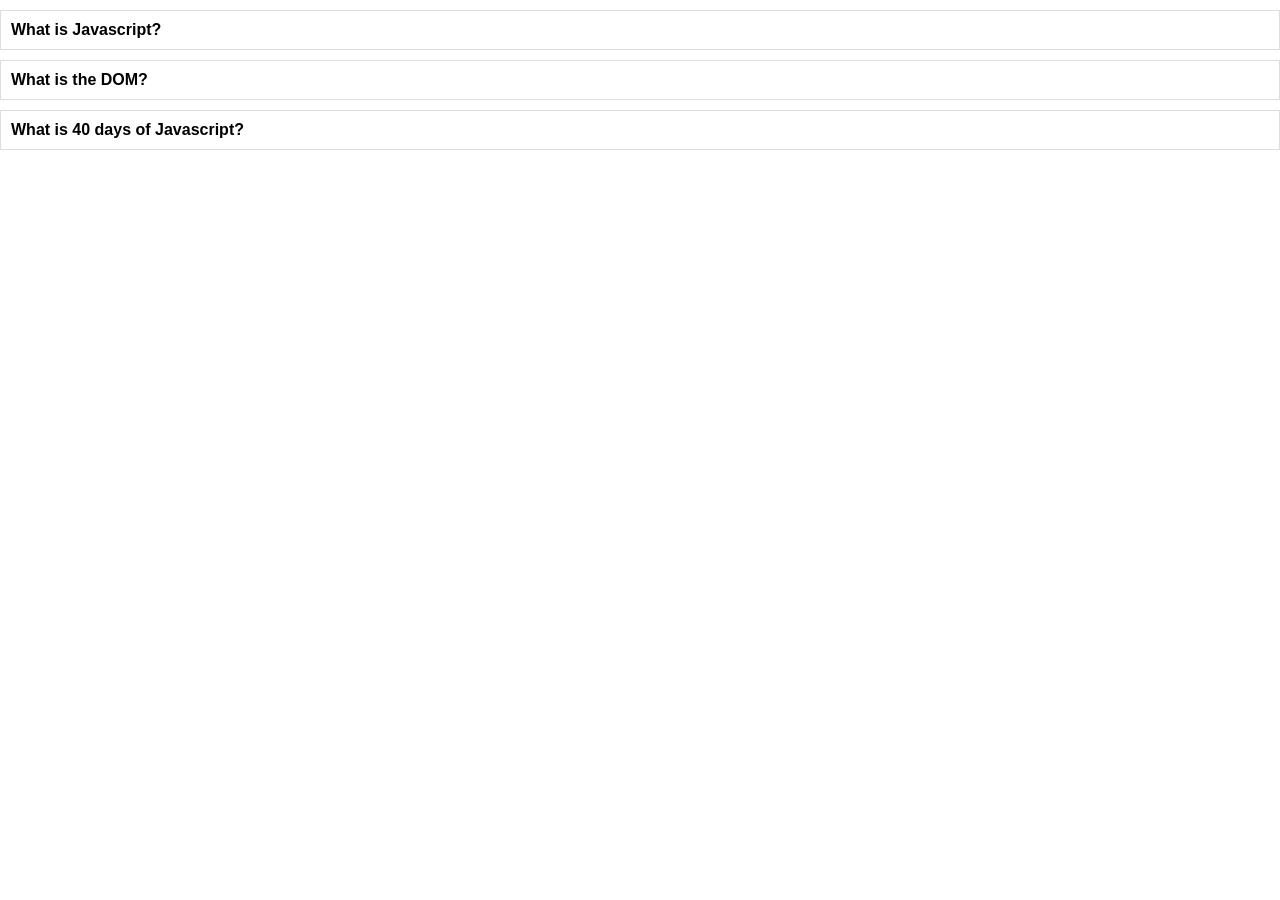
<file: HTML-CSS-COURSE/index.html>
<!DOCTYPE html>
<html lang="en">
    <head>
        <meta charset="UTF-8">
        <meta name="viewport" content="width=device-width, initial-scale=1.0">
        <title>project </title>
        <link rel="stylesheet" href="styles/book.css">
        <script defer src="styles/index.js"></script>
    </head>
    <body>
     <div class="faq">
        <div class="faq-item">
            <div class="question">What is Javascript?</div>
            <div class="answer">Javascript is a scripting language used to ceate dynamic content on websites</div>
        </div>
        
          <div class="faq-item">
            <div class="question">What is the DOM?</div>
            <div class="answer">The DOM is a programming interface for HTML and XML documents</div>
        </div>

         <div class="faq-item">
            <div class="question">What is 40 days of Javascript? </div>
            <div class="answer">40 days of Javascript is a comprehensive learning resource for mastering the Javascript programming language</div>
        </div>
     </div>
    </body>
</html>
</file>
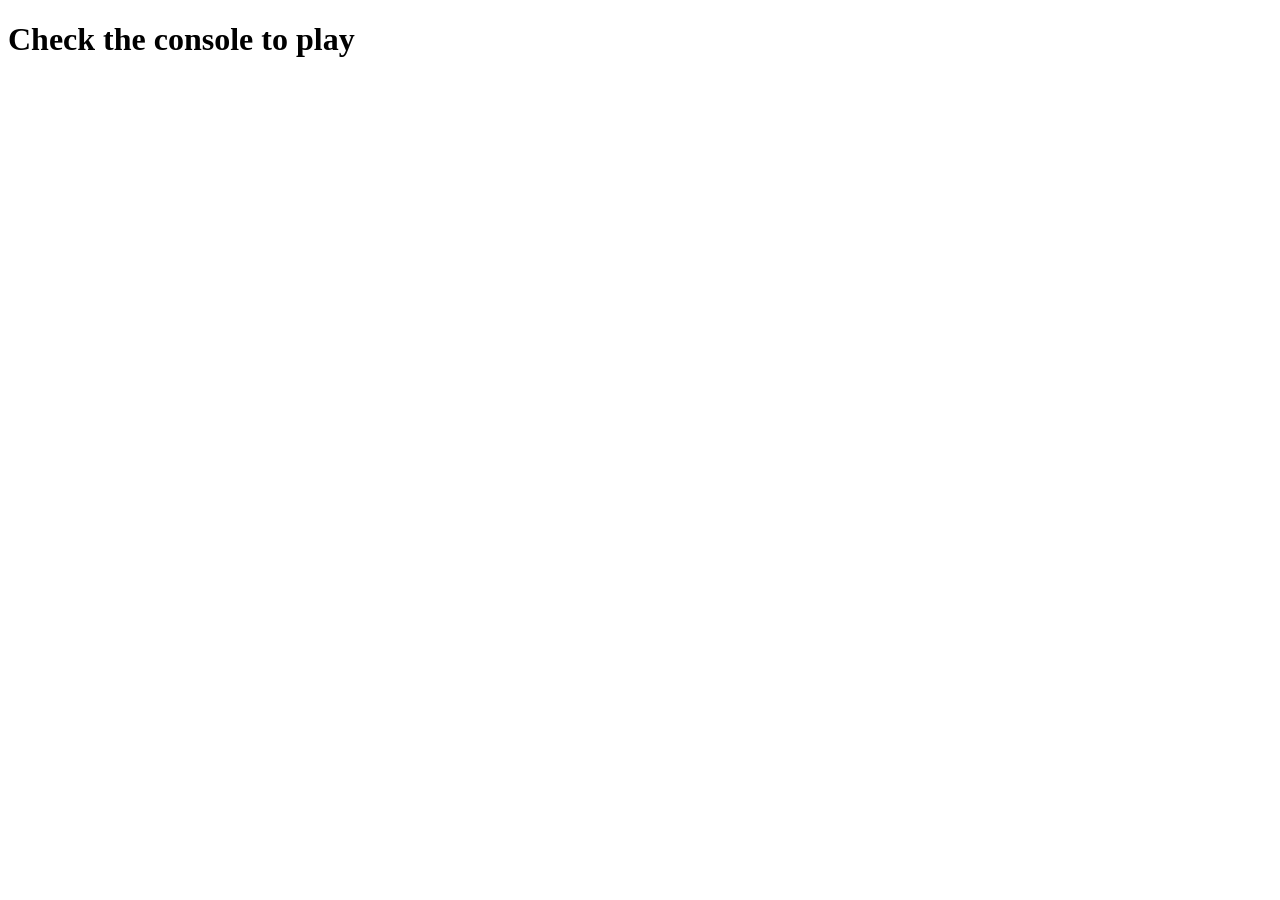
<file: HTML-CSS-COURSE/game.html>
<!DOCTYPE html>
<html lang="en">
<head>
    <meta charset="UTF-8">
    <title>Rock Paper Scissors</title>
</head>
<body>
    <h1>Check the console to play</h1>

    <script src="styles/index.js"></script>
    <script>
        rockPaperScissors();
    </script>
</body>
</html>
</file>
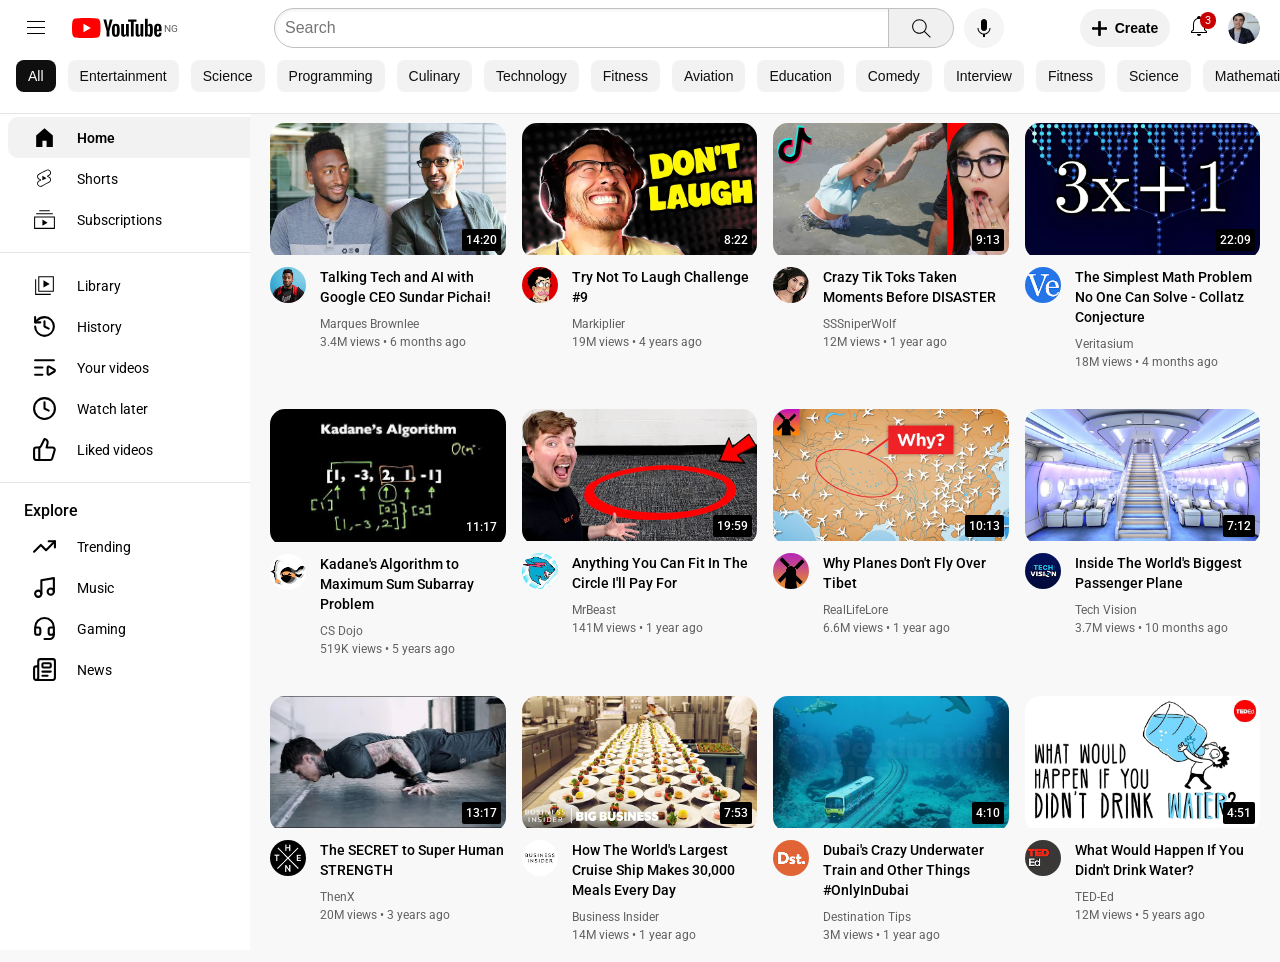
<file: HTML-CSS-COURSE/youtube1.html>
<!doctype html>
<html>
  <head>
    <meta charset="UTF-8" />
    <meta name="viewport" content="width=device-width, initial-scale=1.0" />
    <title>YouTube.com Clone</title>

    <link rel="preconnect" href="https://fonts.googleapis.com" />
    <link rel="preconnect" href="https://fonts.gstatic.com" crossorigin />
    <link
      href="https://fonts.googleapis.com/css2?family=Roboto:wght@400;500;700&display=swap"
      rel="stylesheet"
    />
    <link rel="stylesheet" href="styles/general1.css" />
    <link rel="stylesheet" href="styles/header1.css" />
    <link rel="stylesheet" href="styles/video1.css" />
    <link rel="stylesheet" href="styles/sidebar1.css" />
    <link rel="stylesheet" href="styles/button-container.css" />
  </head>
  <body>
    <header class="header">
      <div class="left-section">
        <img class="hamburger-menu" src="icons/hamburger-menu.svg" />
        <img class="youtube-logo" src="icons/youtube-logo.svg" />
        <span class="country-code">NG</span>
      </div>
      <div class="middle-section">
        <input class="search-bar" type="text" placeholder="Search" />
        <button class="search-button">
          <img class="search-icon" src="icons/search.svg" />
          <div class="tooltip">Search</div>
        </button>
        <button class="voice-search-button">
          <img class="voice-search-icon" src="icons/voice-search-icon.svg" />
          <div class="tooltip">Search with your voice</div>
        </button>
      </div>
      <div class="right-section">
        <div>
            
          <button class="create-btn"> <img src="icons/plus (1).svg" class="plus-icon"/> Create</button>
        </div>
        <div class="notifications-icon-container">
          <img class="notifications-icon" src="icons/notifications.svg" />
          <div class="notifications-count">3</div>
        </div>
        <img
          class="current-user-picture"
          src="channel-pictures/my-channel.jpeg"
        />
      </div>
      <div class="buttom-section">
      <div class="btn-container">
          <div class="chip-bar" >
            <button class="chip active" data-category="All">All</button>
            <button class="chip" data-category="Entertainment">Entertainment</button>
            <button class="chip" data-category="Science">Science</button>
            <button class="chip" data-category="Programming">Programming</button>
            <button class="chip" data-category="Culinary">Culinary</button>
            <button class="chip" data-category="Technology">Technology</button>
            <button class="chip" data-category="Fitness">Fitness</button>
            <button class="chip" data-category="Aviation">Aviation</button>
            <button class="chip" data-category="Education">Education</button>
            <button class="chip" data-category="Comedy">Comedy</button>
            <button class="chip" data-category="Interview">Interview</button>
            <button class="chip" data-category="Fitness">Fitness</button>
            <button class="chip" data-category="Science">Science</button>
            <button class="chip" data-category="Mathematics">Mathematics</button>
            <button class="chip" data-category="Food">Food</button>
            <button class="chip" data-category="Gaming">Gaming</button>
            <button class="chip" data-category="Comedy">Comedy</button>
          </div>
        </div>
      </div>
    </header>

    <div class="side-bar" id="sideBar">
      <div class="side-bar-section">
        <a href="#" class="side-bar-link active">
          <img class="side-bar-icon" src="icons/home.svg" />
          <div>Home</div>
        </a>
        <a href="#" class="side-bar-link">
          <img class="side-bar-icon" src="icons/shhh.svg" />
          <div>Shorts</div>
        </a>
        <a href="#" class="side-bar-link">
          <img class="side-bar-icon" src="icons/subscriptions.svg" />
          <div>Subscriptions</div>
        </a>
      </div>

      <hr />

      <div class="side-bar-section">
        <a href="#" class="side-bar-link">
          <img class="side-bar-icon" src="icons/library.svg" />
          <div>Library</div>
        </a>
        <a href="#" class="side-bar-link">
          <img class="side-bar-icon" src="icons/history.svg" />
          <div>History</div>
        </a>
        <a href="#" class="side-bar-link">
          <img class="side-bar-icon" src="icons/list-video.svg" />
          <div>Your videos</div>
        </a>
        <a href="#" class="side-bar-link">
          <img class="side-bar-icon" src="icons/clock.svg" />
          <div>Watch later</div>
        </a>
        <a href="#" class="side-bar-link">
          <img class="side-bar-icon" src="icons/thumbs-up.svg" />
          <div>Liked videos</div>
        </a>
      </div>

      <hr />

      <div class="side-bar-section">
        <div class="side-bar-section-title">Explore</div>
        <a href="#" class="side-bar-link">
          <img class="side-bar-icon" src="icons/trending.svg" />
          <div>Trending</div>
        </a>
        <a href="#" class="side-bar-link">
          <img class="side-bar-icon" src="icons/music.svg" />
          <div>Music</div>
        </a>
        <a href="#" class="side-bar-link">
          <img class="side-bar-icon" src="icons/gaming.svg" />
          <div>Gaming</div>
        </a>
        <a href="#" class="side-bar-link">
          <img class="side-bar-icon" src="icons/news.svg" />
          <div>News</div>
        </a>
      </div>
    </div>

    <main>
      <div class="main-content">
        <section class="video-grid" id="videoGrid">
        </section>
      </div>
    </main>
    <script defer src="styles/main.js"></script>
  </body>
</html>
</file>
<file: HTML-CSS-COURSE/styles/book.css>
* {
margin: 0;
padding: 0;
box-sizing: border-box;
font-family:sans-serif; 
}

body{
    background: #ffffff;
    padding: 0px;
}

.faq-item {
    border: 1px solid #ddd;
    margin: 10px 0;
    padding: 10px;
  }

  .question {
    font-weight: bold;
    cursor: pointer;
  }

  .answer {
    display: none;
    margin-top: 5px;
  }

  .answer.show {
    display: block;
  }
</file>
<file: HTML-CSS-COURSE/styles/general1.css>
p {
  margin: 0;
}

body {
  font-family: Roboto, Arial, sans-serif;
  margin: 0;
  padding-top: 103px;
  padding-left: 0;
  background-color: rgb(248, 248, 248);
}

.main-content {
  margin-left: 250px;
  padding: 20px;
  margin-top: 0;
}
</file>
<file: HTML-CSS-COURSE/styles/header1.css>
.header {
  height: 105px;
  min-height: 55px;
  display: flex;
  flex-direction: row;
  flex-wrap: wrap;
  justify-content: space-between;

  padding-top: 8px;
  position: fixed;
  top: 0;
  left: 0;
  right: 0;
  z-index: 100;

  background-color: white;
  border-bottom-width: 1px;
  border-bottom-style: solid;
  border-bottom-color: rgb(228, 228, 228);
}

.left-section {
  display: flex;
  align-items: center;
}

.hamburger-menu {
  height: 24px;
  margin-left: 24px;
  margin-right: 24px;
}

.youtube-logo {
  height: 20px;
}

.country-code {
  font-size: 10px;           
  font-weight: 400;
  color: rgb(96, 96, 96);    
  margin-left: 2px;          
  margin-top: 1px;           
  line-height: 1;
}

.middle-section {
  flex: 1;
  margin-left: 40px;
  margin-right: 20px;
  max-width: 730px;
  display: flex;
  align-items: center;
}

.search-bar {
  flex: 1;
  height: 36px;
  padding-left: 10px;
  font-size: 16px;
  border: 1px solid rgb(192, 192, 192);
  border-radius: 25px;
  box-shadow: inset 1px 2px 3px rgba(0, 0, 0, 0.05);
  width: 0;
}

.search-bar::placeholder {
  font-size: 16px;
}

.search-button {
  height: 40px;
  width: 66px;
  background-color: rgb(240, 240, 240);
  border-width: 1px;
  border-style: solid;
  border-color: rgb(192, 192, 192);
  margin-left: -25px;
  margin-right: 10px;
  border-top-right-radius: 25px;
  border-bottom-right-radius: 25px;
}

.search-button,
.voice-search-button,
.upload-icon-container {
  display: flex;
  justify-content: center;
  align-items: center;
  position: relative;
}

.search-button .tooltip,
.voice-search-button .tooltip,
.upload-icon-container .tooltip {
  position: absolute;
  background-color: gray;
  color: white;
  padding-top: 4px;
  padding-bottom: 4px;
  padding-left: 8px;
  padding-right: 8px;
  border-radius: 2px;
  font-size: 12px;
  bottom: -30px;
  opacity: 0;
  transition: opacity 0.15s;
  pointer-events: none;
  white-space: nowrap;
}

.search-button:hover .tooltip,
.voice-search-button:hover .tooltip,
.upload-icon-container:hover .tooltip {
  opacity: 1;
}

.search-icon {
  height: 25px;
}

.voice-search-button {
  height: 40px;
  width: 40px;
  border-radius: 20px;
  border: none;
  background-color: rgb(245, 245, 245);
}

.voice-search-icon {
  height: 24px;
}

.right-section {
  width: 180px;
  margin-right: 20px;
  display: flex;
  align-items: center;
  justify-content: space-between;
  flex-shrink: 0;
}

.plus-icon{
  object-fit: contain;
  width: 15px;
  height: 15px;
  }

.create-btn{
  border-radius: 20px;
  border: none;
  height: 38px;
  width: 90px;
  align-items: center;
  font-weight: 700;
  display: flex;
  justify-content: center;
  gap: 8px;
  background-color: #f2f2f2;
  font-size: 14px;
}

.notifications-icon {
  height: 24px;
}

.notifications-icon-container {
  position: relative;
}

.notifications-count {
  position: absolute;
  top: -2px;
  right: -5px;
  background-color: rgb(200, 0, 0);
  color: white;
  font-size: 11px;
  padding-left: 5px;
  padding-right: 5px;
  padding-top: 2px;
  padding-bottom: 2px;
  border-radius: 10px;
}

.current-user-picture {
  height: 32px;
  border-radius: 16px;
}

  .buttom-section {
  width: 100%;                
  order: 4;                     
  display: flex;
  gap: 8px;
  overflow-x: auto;
  padding: 8px 16px;
  flex-wrap: nowrap;
  scrollbar-width: none;       
  -ms-overflow-style: none;     
}




.buttom-section::-webkit-scrollbar {
  display: none;                
}
</file>
<file: HTML-CSS-COURSE/styles/video1.css>
.thumbnail {
  width: 100%;
}

.video-title {
  margin-top: 0;
  font-size: 14px;
  font-weight: 500;
  line-height: 20px;
  margin-bottom: 10px;
}

.video-info-grid {
  display: grid;
  grid-template-columns: 50px 1fr;
}

.profile-picture {
  width: 36px;
  border-radius: 50px;
}

.thumbnail-row {
  margin-bottom: 8px;
  position: relative;
  overflow: hidden;
  border-radius: 15px;
}

.video-author,
.video-stats {
  font-size: 12px;
  color: rgb(96, 96, 96);
}

.video-author {
  margin-bottom: 4px;
}

.video-grid {
  display: grid;
  grid-template-columns: 1fr 1fr 1fr;
  column-gap: 16px;
  row-gap: 40px;
}

@media (max-width: 750px) {
  .video-grid {
    grid-template-columns: 1fr 1fr;
  }
}

@media (min-width: 751px) and (max-width: 999px) {
  .video-grid {
    grid-template-columns: 1fr 1fr 1fr;
  }
}

@media (min-width: 1000px) {
  .video-grid {
    grid-template-columns: 1fr 1fr 1fr 1fr;
  }
}

.video-time {
  font-size: 12px;
  font-weight: 500;
  padding: 4px;
  border-radius: 2px;
  background-color: black;
  color: white;
  position: absolute;
  bottom: 8px;
  right: 5px;
}
</file>
<file: HTML-CSS-COURSE/styles/sidebar1.css>
.side-bar {
  position: fixed;
  top: 105px;
  left: 0;
  min-width: 250px;
  width: 240px;
  height: calc(100vh - 55px);
  background: #fff;
  overflow-y: auto;
  transition: transform 0.2s ease;
  z-index: 10;
}

.side-bar.collapsed {
  transform: translateX(-250px);
}

.side-bar-section {
  padding: 12px 0;
}

.side-bar-section-title {
  padding: 6px 24px;
  font-size: 16px;
  font-weight: 500;
  color: #030303;
}

.side-bar hr {
  border: none;
  border-top: 1px solid #e5e5e5;
  margin: 0;
}

.side-bar-link {
  display: flex;
  align-items: center;
  gap: 20px;
  padding: 8px 24px;
  text-decoration: none;
  color: #030303;
  font-size: 14px;
  border-radius: 10px;
  margin: 0 8px;
  width: calc(100% - 16px);
}

.side-bar-link:hover {
  background-color: #f2f2f2;
}

.side-bar-link.active {
  background-color: #f2f2f2;
  font-weight: 600;
}

.side-bar-icon {
  width: 25px;
  height: 25px;
  flex-shrink: 0;
}

.side-bar-icon.round {
  border-radius: 50%;
  object-fit: cover;
}

.side-bar-link-header {
  display: flex;
  align-items: center;
  justify-content: space-between;
  padding: 8px 24px;
  text-decoration: none;
  color: #030303;
  font-size: 16px;
  font-weight: 500;
  border-radius: 10px;
  margin: 0 8px;
}

.side-bar-link-header:hover {
  background-color: #f2f2f2;
}

.side-bar-chevron {
  width: 16px;
  height: 16px;
}

.subscription-link {
  position: relative;
}

.unread-dot {
  width: 8px;
  height: 8px;
  background-color: #065fd4;
  border-radius: 50%;
  margin-left: auto;
}

.live-icon {
  width: 14px;
  height: 14px;
  margin-left: auto;
}

.side-bar::-webkit-scrollbar{
  display: none;
}
</file>
<file: HTML-CSS-COURSE/styles/button-container.css>
.btn-container {
  display: flex;
  align-items: center;
  margin-bottom: 20px;
}

.chip-bar {
  display: flex;
  gap: 12px;
  overflow-x: auto;
  scroll-behavior: smooth;
  padding: 4px 0;
  scrollbar-width: none;
  -ms-overflow-style: none;
}

.chip-bar::-webkit-scrollbar {
  display: none;
}

.chip {
  flex-shrink: 0;
  white-space: nowrap;
  padding: 8px 12px;
  border: none;
  border-radius: 8px;
  background-color: #f2f2f2;
  color: #0f0f0f;
  font-size: 14px;
  font-weight: 500;
  cursor: pointer;
}

.chip:hover {
  background-color: #e5e5e5;
}

.chip.active {
  background-color: #0f0f0f;
  color: #fff;
}

.chip-scroll-button {
  flex-shrink: 0;
  width: 36px;
  height: 36px;
  border-radius: 50%;
  border: 1px solid #e5e5e5;
  background-color: #fff;
  cursor: pointer;
  display: flex;
  align-items: center;
  justify-content: center;
  margin-left: 8px;
}

.chip-scroll-button:hover {
  background-color: #f2f2f2;
}
</file>
